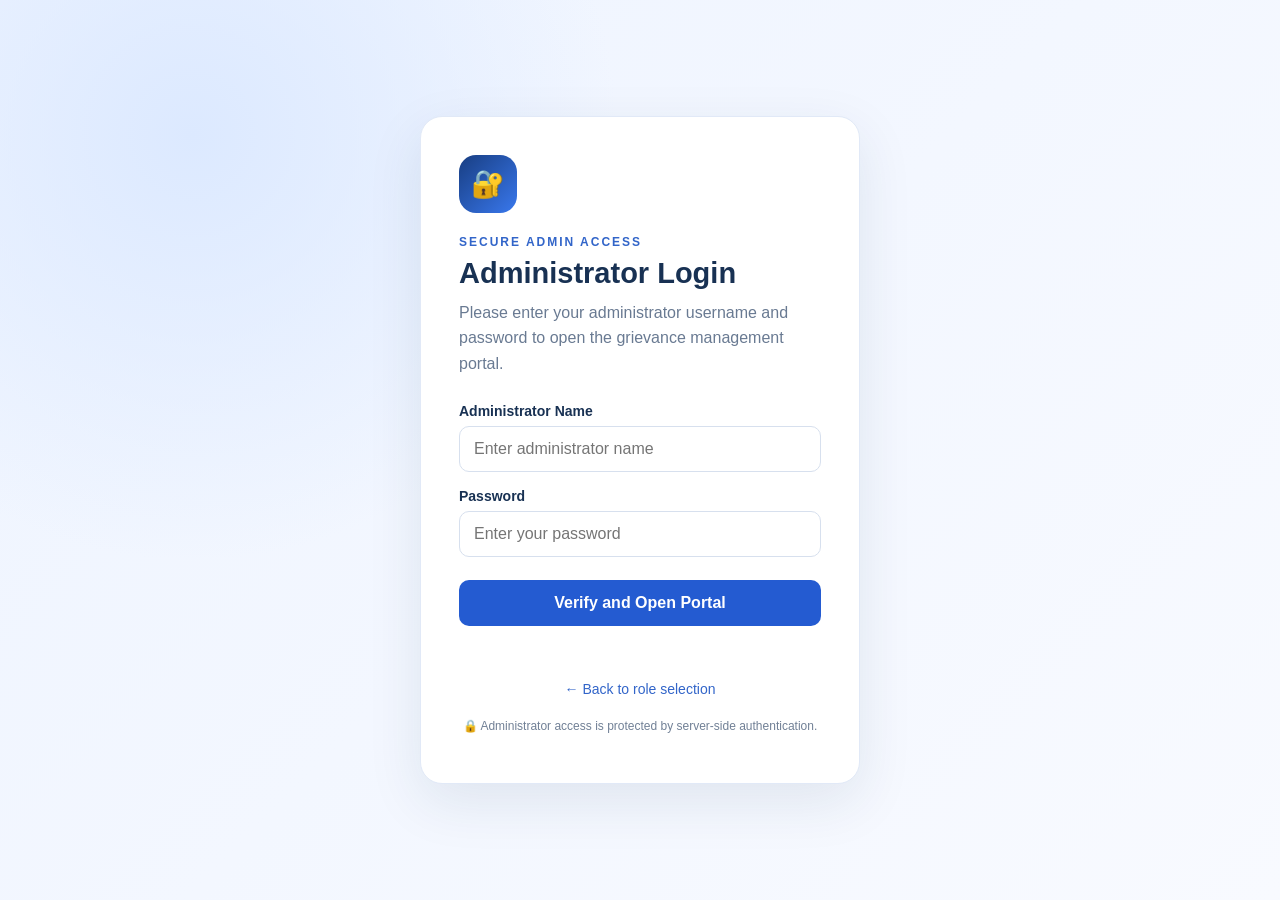
<file: admin_login.html>
<!DOCTYPE html>
<html lang="en">
<head>
  <meta charset="UTF-8">
  <meta name="viewport" content="width=device-width, initial-scale=1.0">
  <title>Administrator Login | E-Grievance Portal</title>
  <style>
    * { box-sizing: border-box; }
    body { margin: 0; min-height: 100vh; display: grid; place-items: center; padding: 24px; font-family: "Segoe UI", Arial, sans-serif; color: #183153; background: radial-gradient(circle at 15% 15%, #dce9ff, transparent 32%), linear-gradient(135deg, #eef4ff, #f8faff); }
    .login-card { width: 100%; max-width: 440px; background: #fff; padding: 38px; border-radius: 22px; box-shadow: 0 18px 55px #18315318; border: 1px solid #e1e9f7; }
    .icon { width: 58px; height: 58px; display: grid; place-items: center; border-radius: 17px; color: white; background: linear-gradient(135deg,#183e82,#3978ed); font-size: 27px; margin-bottom: 22px; }
    .eyebrow { color: #3265c9; font-size: 12px; letter-spacing: 2px; font-weight: 800; margin: 0 0 8px; }
    h1 { margin: 0 0 10px; font-size: 29px; }
    .intro { margin: 0 0 27px; color: #697a92; line-height: 1.6; }
    label { display: block; margin: 16px 0 7px; font-weight: 650; font-size: 14px; }
    input { width: 100%; padding: 13px 14px; border: 1px solid #d7e0ee; border-radius: 10px; font: inherit; outline: none; }
    input:focus { border-color: #3978ed; box-shadow: 0 0 0 3px #3978ed20; }
    button { width: 100%; margin-top: 23px; border: 0; border-radius: 10px; padding: 14px; color: white; background: #245bd1; font: inherit; font-weight: 700; cursor: pointer; }
    button:hover { background: #1948ad; } button:disabled { opacity: .65; cursor: wait; }
    #message { min-height: 24px; margin: 13px 0 0; color: #b42318; font-size: 14px; }
    .back { display: block; text-align: center; margin-top: 18px; color: #3265c9; text-decoration: none; font-size: 14px; }
    .secure { text-align: center; color: #718096; font-size: 12px; margin-top: 22px; }
    @media (max-width: 480px) { .login-card { padding: 28px 22px; } h1 { font-size: 25px; } }
  </style>
</head>
<body>
  <main class="login-card">
    <div class="icon" aria-hidden="true">🔐</div>
    <p class="eyebrow">SECURE ADMIN ACCESS</p>
    <h1>Administrator Login</h1>
    <p class="intro">Please enter your administrator username and password to open the grievance management portal.</p>
    <form id="adminLoginForm">
      <label for="username">Administrator Name</label>
      <input id="username" name="username" type="text" placeholder="Enter administrator name" autocomplete="username" required>
      <label for="password">Password</label>
      <input id="password" name="password" type="password" placeholder="Enter your password" autocomplete="current-password" required>
      <button id="loginButton" type="submit">Verify and Open Portal</button>
      <p id="message" role="status" aria-live="polite"></p>
    </form>
    <a class="back" href="/">← Back to role selection</a>
    <p class="secure">🔒 Administrator access is protected by server-side authentication.</p>
  </main>
  <script>
    const form = document.getElementById('adminLoginForm');
    const message = document.getElementById('message');
    const button = document.getElementById('loginButton');
    form.addEventListener('submit', async function (event) {
      event.preventDefault();
      message.textContent = '';
      button.disabled = true;
      button.textContent = 'Checking credentials...';
      try {
        const response = await fetch('/api/admin/login', {
          method: 'POST', headers: { 'Content-Type': 'application/json' },
          body: JSON.stringify({ username: form.username.value.trim(), password: form.password.value })
        });
        const result = await response.json();
        if (!response.ok) throw new Error(result.error || 'Login failed.');
        window.location.href = '/portal';
      } catch (error) {
        message.textContent = error.message || 'Unable to log in. Please try again.';
        button.disabled = false;
        button.textContent = 'Verify and Open Portal';
      }
    });
  </script>
</body>
</html>
</file>
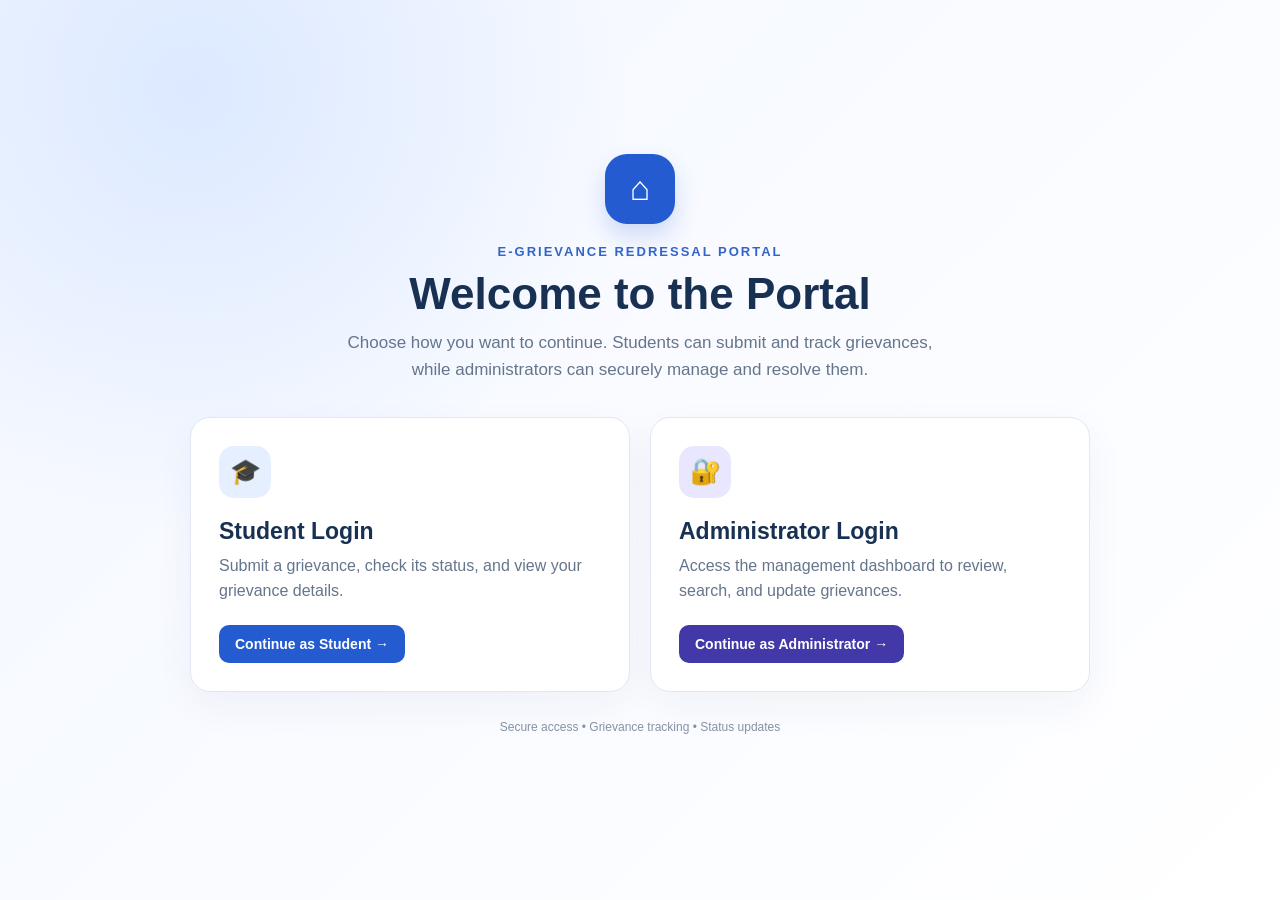
<file: role_selection.html>
<!DOCTYPE html>
<html lang="en">
<head>
<meta charset="UTF-8"><meta name="viewport" content="width=device-width, initial-scale=1.0">
<title>E-Grievance Redressal Portal</title>
<style>
*{box-sizing:border-box}body{margin:0;min-height:100vh;font-family:"Segoe UI",Arial,sans-serif;color:#183153;background:radial-gradient(circle at 15% 10%,#dce9ff,transparent 32%),linear-gradient(135deg,#f3f7ff,#fff);display:grid;place-items:center;padding:24px}.wrap{width:100%;max-width:900px;text-align:center}.brand{font-size:13px;letter-spacing:2px;font-weight:800;color:#3265c9}.symbol{width:70px;height:70px;display:grid;place-items:center;margin:0 auto 20px;border-radius:22px;background:#245bd1;color:white;font-size:34px;box-shadow:0 12px 25px #245bd133}h1{font-size:clamp(30px,5vw,44px);margin:10px 0;color:#183153}.sub{color:#65758b;font-size:17px;line-height:1.6;margin:0 auto 34px;max-width:600px}.choices{display:grid;grid-template-columns:repeat(2,minmax(0,1fr));gap:20px;text-align:left}.choice{display:block;background:white;border:1px solid #e0e8f5;border-radius:20px;padding:28px;text-decoration:none;color:inherit;box-shadow:0 15px 40px #1831530c;transition:transform .2s,box-shadow .2s}.choice:hover{transform:translateY(-4px);box-shadow:0 20px 45px #18315318}.ico{width:52px;height:52px;display:grid;place-items:center;border-radius:15px;background:#e5efff;font-size:25px;margin-bottom:20px}.admin .ico{background:#e9e7ff}.choice h2{font-size:23px;margin:0 0 9px}.choice p{margin:0 0 22px;color:#65758b;line-height:1.55}.go{display:inline-block;padding:11px 16px;border-radius:10px;background:#245bd1;color:#fff;font-weight:700;font-size:14px}.admin .go{background:#4338a8}.foot{font-size:12px;color:#8592a5;margin-top:28px}@media(max-width:600px){.choices{grid-template-columns:1fr}.choice{padding:23px}}
</style></head><body><main class="wrap"><div class="symbol" aria-hidden="true">⌂</div><div class="brand">E-GRIEVANCE REDRESSAL PORTAL</div><h1>Welcome to the Portal</h1><p class="sub">Choose how you want to continue. Students can submit and track grievances, while administrators can securely manage and resolve them.</p><section class="choices" aria-label="Choose your portal"><a class="choice" href="/student-login"><div class="ico" aria-hidden="true">🎓</div><h2>Student Login</h2><p>Submit a grievance, check its status, and view your grievance details.</p><span class="go">Continue as Student →</span></a><a class="choice admin" href="/admin"><div class="ico" aria-hidden="true">🔐</div><h2>Administrator Login</h2><p>Access the management dashboard to review, search, and update grievances.</p><span class="go">Continue as Administrator →</span></a></section><p class="foot">Secure access • Grievance tracking • Status updates</p></main></body></html>
</file>
